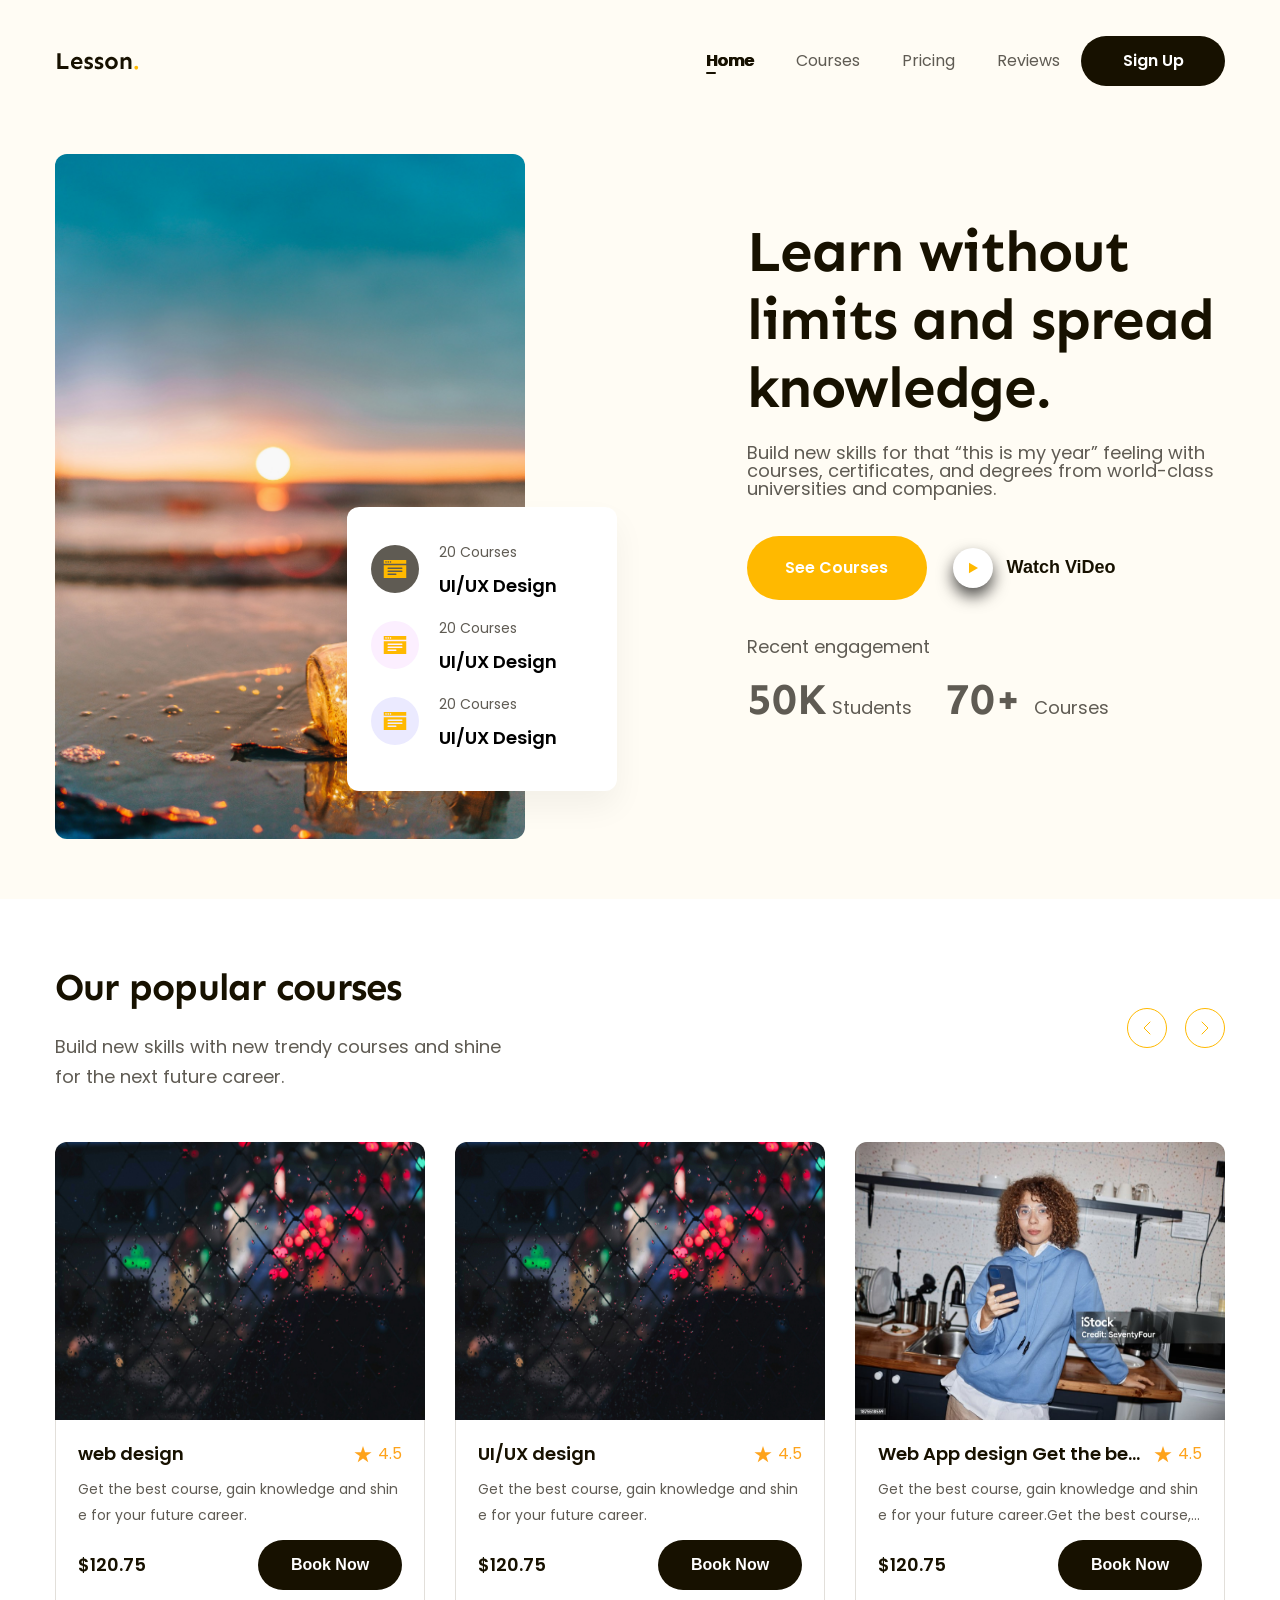
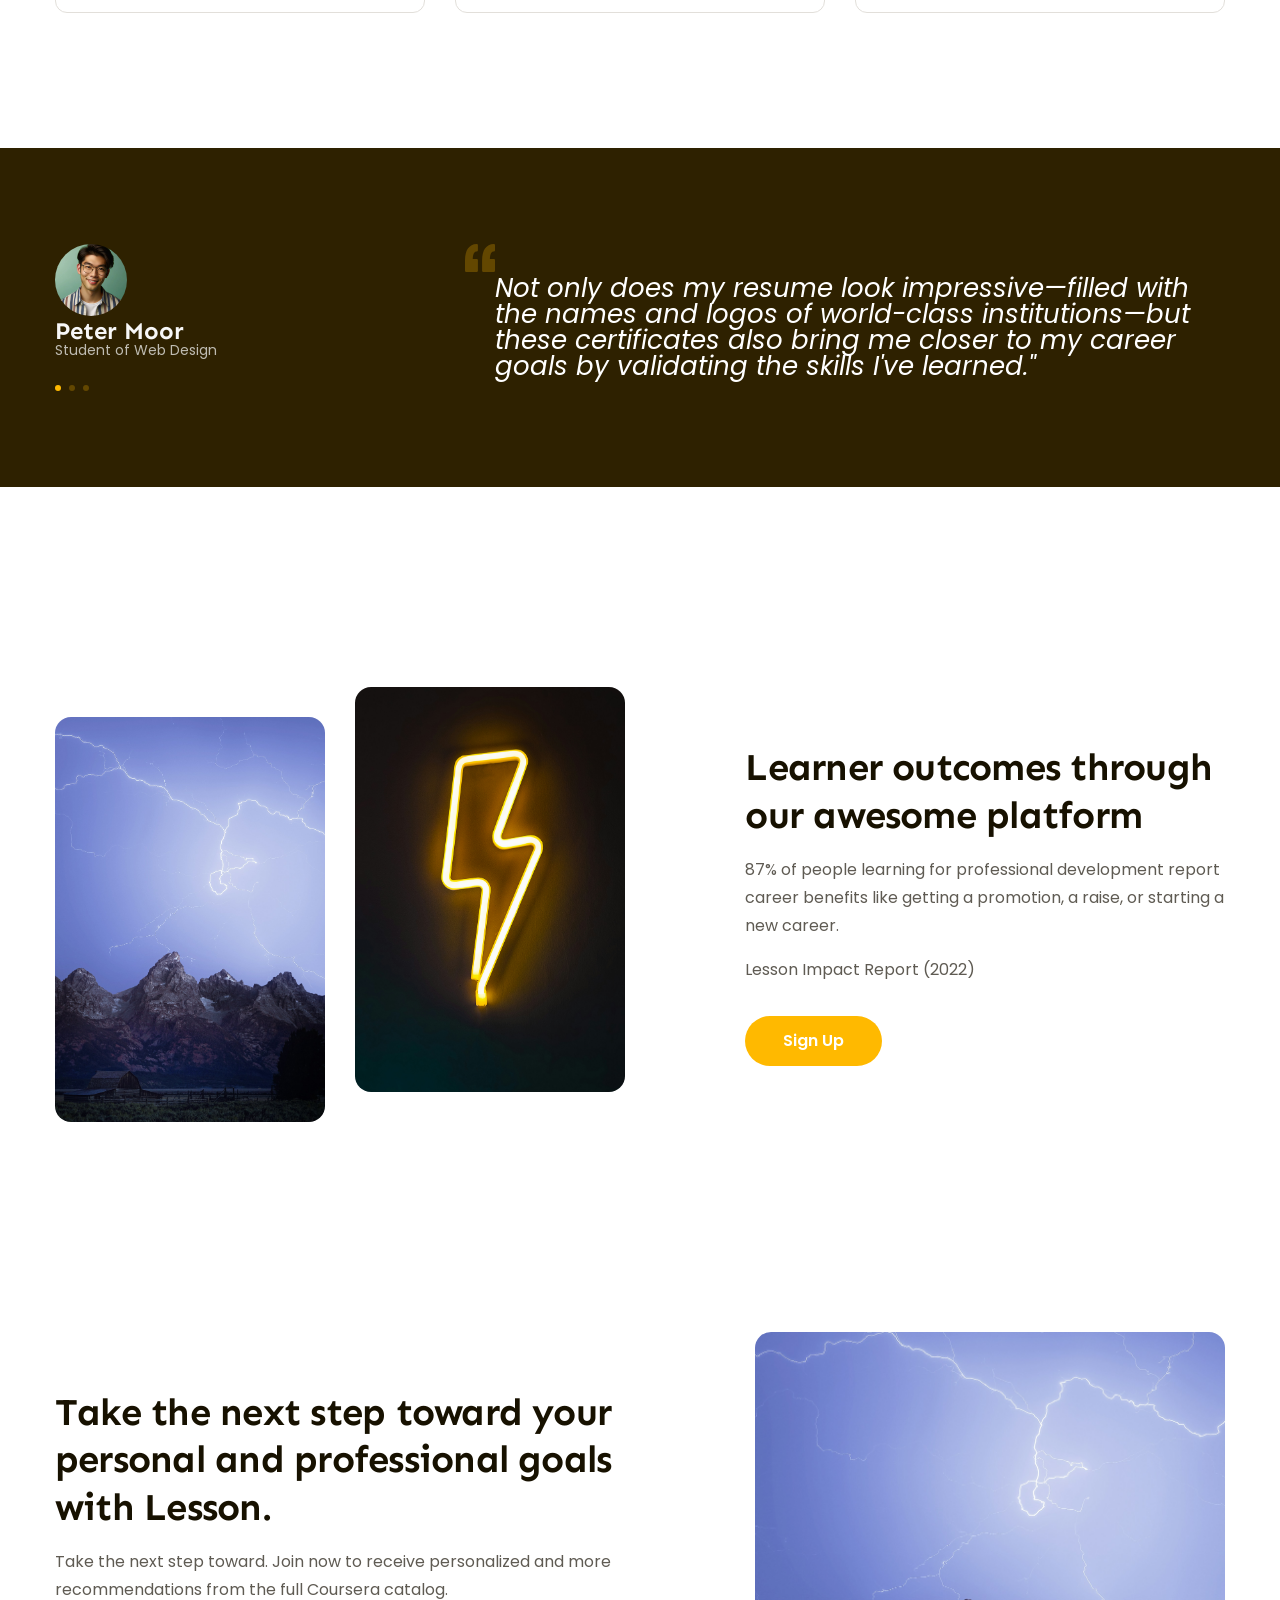
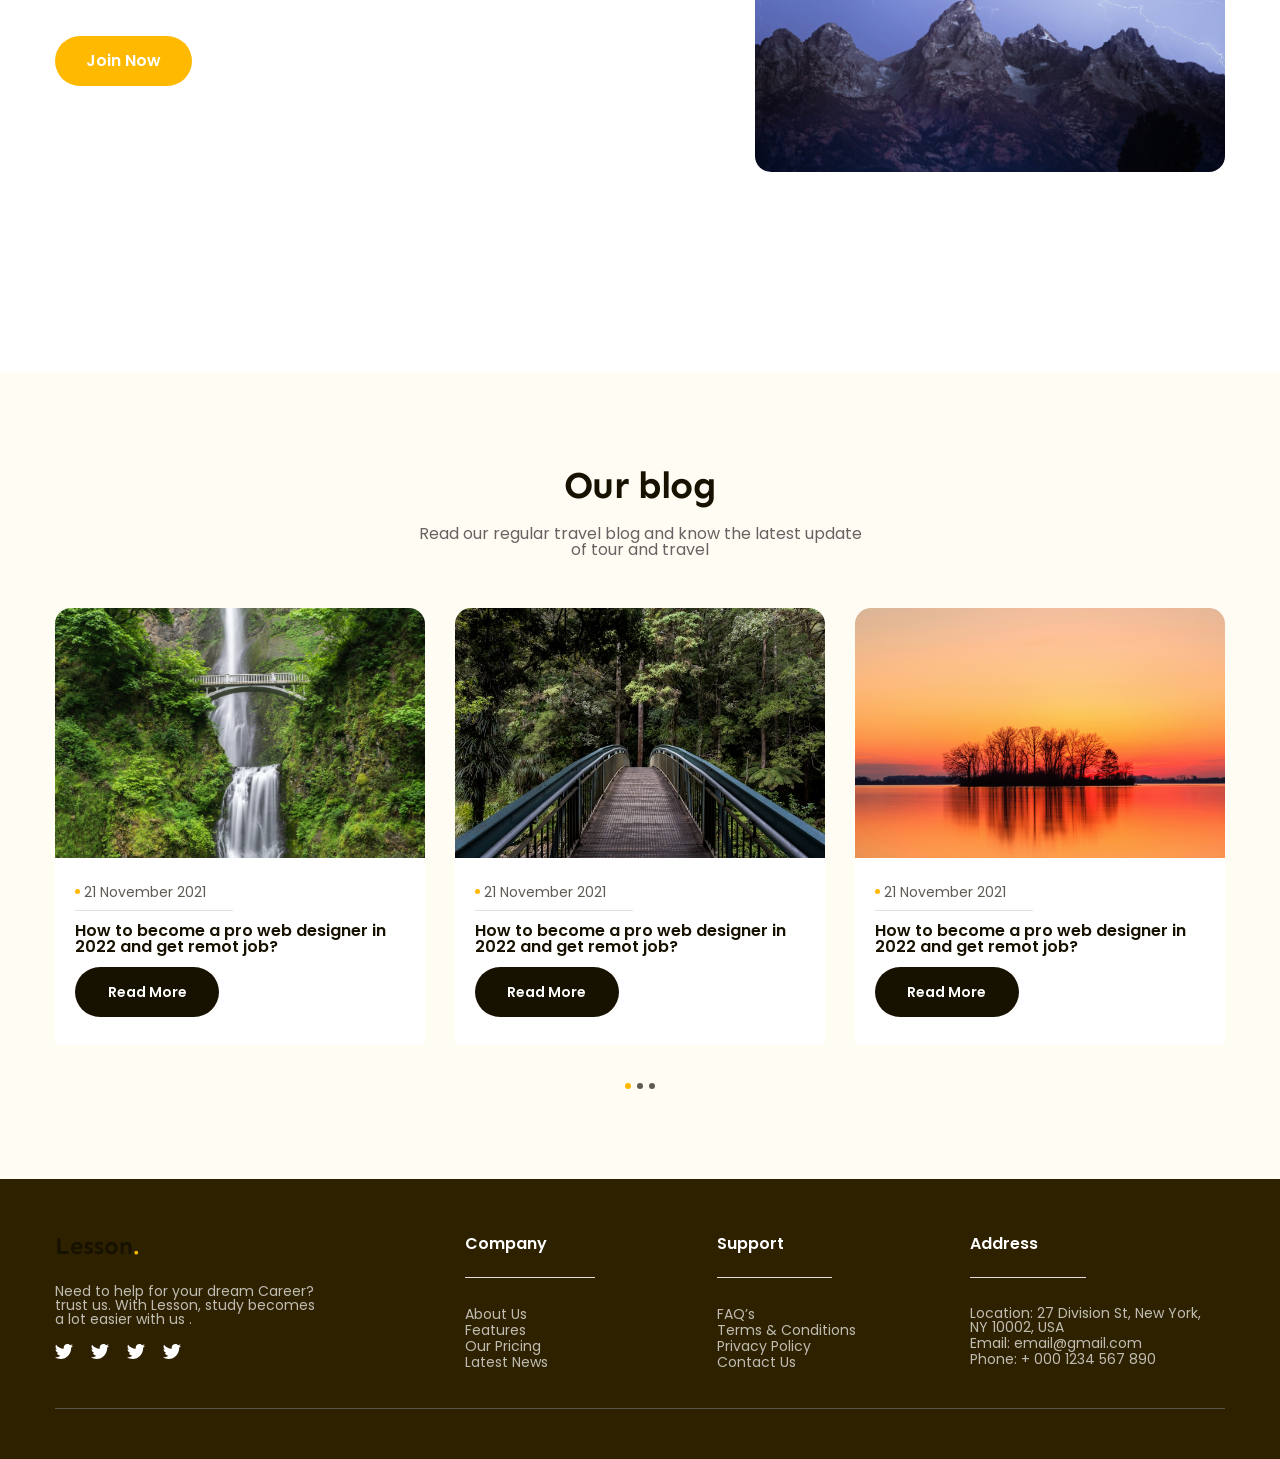
<file: index.html>
<!DOCTYPE html>
<html lang="en">
  <head>
    <meta charset="UTF-8" />
    <meta name="viewport" content="width=device-width, initial-scale=1.0" />
    <title>Document</title>
    <link rel="preconnect" href="https://fonts.googleapis.com" />
    <link rel="preconnect" href="https://fonts.gstatic.com" crossorigin />
    <link
      href="https://fonts.googleapis.com/css2?family=Poppins:ital,wght@0,400;0,500;0,600;0,700;0,800;1,400;1,500;1,600&family=Sen:wght@700&display=swap"
      rel="stylesheet"
    />
    <link rel="stylesheet" href="./assets/css/reset.css" />
    <link rel="stylesheet" href="./assets/css/style.css" />
  </head>
  <body>
    <header class="header fixed">
      <div class="main-content">
        <div class="body-header">
          <img class="logo" src="./assets/img/Logo.svg" alt="anh logo" />
          <nav class="nav">
            <ul>
              <li class="active">
                <a href="#!#!">Home</a>
              </li>
              <li>
                <a href="#!#!">Courses</a>
              </li>
              <li>
                <a href="#!#!">Pricing</a>
              </li>
              <li>
                <a href="#!#!">Reviews</a>
              </li>
            </ul>
          </nav>

          <div class="action">
            <a href="#!#!" class="btn signup-btn">Sign Up</a>
          </div>
        </div>
      </div>
    </header>
    <main>
      <!-- ===Hero===== -->

      <div class="hero">
        <div class="main-content">
          <div class="row">
            <div class="media-block">
              <img class="media-img" src="./assets/img/hero.jpg" alt="" />

              <div class="hero-summary">
                <div class="item">
                  <div class="icon">
                    <img src="./assets/img/Orion.svg" alt="" />
                  </div>
                  <div class="info">
                    <p class="label">20 Courses</p>
                    <p class="title">UI/UX Design</p>
                  </div>
                </div>
                <div class="item">
                  <div class="icon">
                    <img src="./assets/img/Orion.svg" alt="" />
                  </div>
                  <div class="info">
                    <p class="label">20 Courses</p>
                    <p class="title">UI/UX Design</p>
                  </div>
                </div>
                <div class="item">
                  <div class="icon">
                    <img src="./assets/img/Orion.svg" alt="" />
                  </div>
                  <div class="info">
                    <p class="label">20 Courses</p>
                    <p class="title">UI/UX Design</p>
                  </div>
                </div>
              </div>
            </div>
            <div class="content-block">
              <h2 class="heading lv1">
                Learn without limits and spread knowledge.
              </h2>
              <p class="desc">
                Build new skills for that “this is my year” feeling with
                courses, certificates, and degrees from world-class universities
                and companies.
              </p>
              <div class="cta-group">
                <a href="#!" class="btn hero-btn">See Courses</a>

                <button class="watch-video">
                  <div class="icon">
                    <img src="./assets/img/play.svg" alt="playvideo" />
                  </div>

                  <span>Watch ViDeo</span>
                </button>
              </div>

              <p class="desc">Recent engagement</p>
              <p class="desc stats">
                <strong>50K</strong> Students <strong>70+</strong> Courses
              </p>
            </div>
          </div>
        </div>
      </div>

      <!-- popular -->
      <div class="popular">
        <div class="main-content">
          <div class="popular-top">
            <div class="info">
              <h2 class="heading lv2">Our popular courses</h2>
              <p class="desc">
                Build new skills with new trendy courses and shine for the next
                future career.
              </p>
            </div>

            <div class="controls">
              <button class="control-btn">
                <svg
                  width="8"
                  height="14"
                  viewBox="0 0 8 14"
                  fill="none"
                  xmlns="http://www.w3.org/2000/svg"
                >
                  <path
                    d="M7 1L1 7L7 13"
                    stroke="currentColor"
                    stroke-linecap="round"
                    stroke-linejoin="round"
                  />
                </svg>
              </button>
              <button class="control-btn">
                <svg
                  width="8"
                  height="14"
                  viewBox="0 0 8 14"
                  fill="none"
                  xmlns="http://www.w3.org/2000/svg"
                >
                  <path
                    d="M1 1L7 7L1 13"
                    stroke="currentColor"
                    stroke-linecap="round"
                    stroke-linejoin="round"
                  />
                </svg>
              </button>
            </div>
          </div>

          <div class="course-list">
            <div class="course-item">
              <a href="#!#!"
                ><img src="./assets/img/couser1.jpg" alt="" class="thump"
              /></a>
              <div class="info">
                <div class="head">
                  <h3 class="title">
                    <a href="#!#!" class="line-clamp break-all">web design</a>
                  </h3>
                  <div class="rating">
                    <img
                      src="./assets/img/Star 6.svg"
                      alt="star"
                      class="star"
                    />
                    <span class="value">4.5</span>
                  </div>
                </div>

                <p class="desc line-clamp line-2 break-all">
                  Get the best course, gain knowledge and shine for your future
                  career.
                </p>

                <div class="foot">
                  <span class="price">$120.75</span>
                  <button class="btn book-btn">Book Now</button>
                </div>
              </div>
            </div>

            <div class="course-item">
              <a href="#!#!"
                ><img src="./assets/img/couser2.jpg" alt="" class="thump"
              /></a>
              <div class="info">
                <div class="head">
                  <h3 class="title">
                    <a href="#!#!" class="line-clamp break-all">UI/UX design</a>
                  </h3>
                  <div class="rating">
                    <img
                      src="./assets/img/Star 6.svg"
                      alt="star"
                      class="star"
                    />
                    <span class="value">4.5</span>
                  </div>
                </div>

                <p class="desc line-clamp line-2 break-all">
                  Get the best course, gain knowledge and shine for your future
                  career.
                </p>

                <div class="foot">
                  <span class="price">$120.75</span>
                  <button class="btn book-btn">Book Now</button>
                </div>
              </div>
            </div>

            <div class="course-item">
              <a href="#!#!"
                ><img src="./assets/img/couser3.jpg" alt="" class="thump"
              /></a>
              <div class="info">
                <div class="head">
                  <h3 class="title">
                    <a href="#!#!" class="line-clamp break-all"
                      >Web App design Get the best course, gain knowledge and
                      shine for your future career.</a
                    >
                  </h3>
                  <div class="rating">
                    <img
                      src="./assets/img/Star 6.svg"
                      alt="star"
                      class="star"
                    />
                    <span class="value">4.5</span>
                  </div>
                </div>

                <p class="desc line-clamp line-2 break-all">
                  Get the best course, gain knowledge and shine for your future
                  career.Get the best course, gain knowledge and shine for your
                  future career.Get the best course, gain knowledge and shine
                  for your future career.Get the best course, gain knowledge and
                  shine for your future career.
                </p>

                <div class="foot">
                  <span class="price">$120.75</span>
                  <button class="btn book-btn">Book Now</button>
                </div>
              </div>
            </div>
          </div>
        </div>
      </div>

      <!-- **********FEEEDBACK*********** -->

      <div class="feedback">
        <div class="main-content">
          <div class="feedback-list">
            <div class="feedback-item">
              <div class="info">
                <img
                  src="./assets/img/avatar_feedback.jpg"
                  alt=""
                  class="avatar"
                />
                <p class="title">Peter Moor</p>
                <p class="desc">Student of Web Design</p>
                <div class="dost">
                  <span class="dos active"></span>
                  <span class="dos"></span>
                  <span class="dos"></span>
                </div>
              </div>

              <div class="content">
                <img src="./assets/img/dost.svg" alt="" class="open-quotes" />
                <blockquote>
                  Not only does my resume look impressive—filled with the names
                  and logos of world-class institutions—but these certificates
                  also bring me closer to my career goals by validating the
                  skills I've learned."
                </blockquote>
              </div>
            </div>
            <div class="feedback-item">
              <div class="info">
                <img src="./assets/img/couser1.jpg" alt="" class="avatar" />
                <p class="title">Peter Moor</p>
                <p class="desc">Student of Web Design</p>
                <div class="dost">
                  <span class="dos"></span>
                  <span class="dos active"></span>
                  <span class="dos"></span>
                </div>
              </div>

              <div class="content">
                <img src="./assets/img/dost.svg" alt="" class="open-quotes" />
                <blockquote>
                  Not only does my resume look impressive—filled with the names
                  and logos of world-class institutions—but these certificates
                  also bring me closer to my career goals by validating the
                  skills I've learned."
                </blockquote>
              </div>
            </div>

            <div class="feedback-item">
              <div class="info">
                <img src="./assets/img/couser2.jpg" alt="" class="avatar" />
                <p class="title">Peter Moor</p>
                <p class="desc">Student of Web Design</p>
                <div class="dost">
                  <span class="dos"></span>
                  <span class="dos"></span>
                  <span class="dos active"></span>
                </div>
              </div>

              <div class="content">
                <img src="./assets/img/dost.svg" alt="" class="open-quotes" />
                <blockquote>
                  Not only does my resume look impressive—filled with the names
                  and logos of world-class institutions—but these certificates
                  also bring me closer to my career goals by validating the
                  skills I've learned."
                </blockquote>
              </div>
            </div>
          </div>
        </div>
      </div>

      <!-- ****Future***** -->

      <div class="features">
        <div class="main-content">
          <div class="body">
            <div class="images">
              <img
                class="lower"
                src="./assets/img/future1.jpg"
                alt="Learner outcomes through our awesome platform"
              />
              <img
                src="./assets/img/future2.jpg"
                alt="Learner outcomes through our awesome platform"
              />
            </div>
            <div class="content">
              <h2 class="heading lv2">
                Learner outcomes through our awesome platform
              </h2>
              <p class="desc">
                87% of people learning for professional development report
                career benefits like getting a promotion, a raise, or starting a
                new career.
              </p>
              <p class="desc">Lesson Impact Report (2022)</p>
              <a href="#!#!" class="btn cta-btn">Sign Up</a>
            </div>
          </div>
        </div>
      </div>

      <!-- *******features2 ********** -->

      <div class="features features-2nd">
        <div class="main-content">
          <div class="body">
            <div class="images">
              <img
                class="lower"
                src="./assets/img/future1.jpg"
                alt="Learner outcomes through our awesome platform"
              />
            </div>
            <div class="content">
              <h2 class="heading lv2">
                Take the next step toward your personal and professional goals
                with Lesson.
              </h2>
              <p class="desc">
                Take the next step toward. Join now to receive personalized and
                more recommendations from the full Coursera catalog.
              </p>
              <a href="#!#!" class="btn cta-btn">Join Now</a>
            </div>
          </div>
        </div>
      </div>

      <div class="blog">
        <div class="main-content">
          <div class="blog-top">
            <h2 class="heading lv2">Our blog</h2>
            <p class="desc">
              Read our regular travel blog and know the latest update of tour
              and travel
            </p>
          </div>
          <div class="blog-list">
            <!-- Blog item 1-->
            <div class="item">
              <a href="#!#!">
                <img
                  src="./assets/img/blog1.jpg"
                  alt="How to become a pro web designer in 2022 and
                                  get remot job?"
                  class="thumb"
                />
              </a>
              <div class="info">
                <span class="date">21 November 2021</span>
                <h3 class="title">
                  <a href="#!#!">
                    How to become a pro web designer in 2022 and get remot job?
                  </a>
                </h3>
                <a href="#!#!" class="btn">Read More</a>
              </div>
            </div>

            <!-- Blog item 2 -->
            <div class="item">
              <a href="#!#!">
                <img
                  src="./assets/img/blog2.jpg"
                  alt="How to become a pro web designer in 2022 and
                                  get remot job?"
                  class="thumb"
                />
              </a>
              <div class="info">
                <span class="date">21 November 2021</span>
                <h3 class="title">
                  <a href="#!#!">
                    How to become a pro web designer in 2022 and get remot job?
                  </a>
                </h3>
                <a href="#!#!" class="btn">Read More</a>
              </div>
            </div>

            <!-- Blog item 3 -->
            <div class="item">
              <a href="#!#!">
                <img
                  src="./assets/img/blog3.jpg"
                  alt="How to become a pro web designer in 2022 and
                                  get remot job?"
                  class="thumb"
                />
              </a>
              <div class="info">
                <span class="date">21 November 2021</span>
                <h3 class="title">
                  <a href="#!#!">
                    How to become a pro web designer in 2022 and get remot job?
                  </a>
                </h3>
                <a href="#!#!" class="btn">Read More</a>
              </div>
            </div>
            <!-- Blog item 4 -->
            <div class="item">
              <a href="#!#!">
                <img
                  src="./assets/img/blog4.jpg"
                  alt="How to become a pro web designer in 2022 and
                                get remot job?"
                  class="thumb"
                />
              </a>
              <div class="info">
                <span class="date">21 November 2021</span>
                <h3 class="title">
                  <a href="#!#!">
                    How to become a pro web designer in 2022 and get remot job?
                  </a>
                </h3>
                <a href="#!#!" class="btn">Read More</a>
              </div>
            </div>

            <!-- Blog item 5 -->
            <div class="item">
              <a href="#!#!">
                <img
                  src="./assets/img/blog5.jpg"
                  alt="How to become a pro web designer in 2022 and
                                get remot job?"
                  class="thumb"
                />
              </a>
              <div class="info">
                <span class="date">21 November 2021</span>
                <h3 class="title">
                  <a href="#!#!">
                    How to become a pro web designer in 2022 and get remot job?
                  </a>
                </h3>
                <a href="#!#!" class="btn">Read More</a>
              </div>
            </div>

            <!-- Blog item 6 -->
            <div class="item">
              <a href="#!#!">
                <img
                  src="./assets/img/blog6.jpg"
                  alt="How to become a pro web designer in 2022 and
                                get remot job?"
                  class="thumb"
                />
              </a>
              <div class="info">
                <span class="date">21 November 2021</span>
                <h3 class="title">
                  <a href="#!#!">
                    How to become a pro web designer in 2022 and get remot
                    job?-6
                  </a>
                </h3>
                <a href="#!#!" class="btn">Read More</a>
              </div>
            </div>
            <!-- Blog item 7 -->
            <div class="item">
              <a href="#!#!">
                <img
                  src="./assets/img/blog7.jpg"
                  alt="How to become a pro web designer in 2022 and
                                get remot job?"
                  class="thumb"
                />
              </a>
              <div class="info">
                <span class="date">21 November 2021</span>
                <h3 class="title">
                  <a href="#!#!">
                    How to become a pro web designer in 2022 and get remot job?
                  </a>
                </h3>
                <a href="#!#!" class="btn">Read More</a>
              </div>
            </div>

            <!-- Blog item 8 -->
            <div class="item">
              <a href="#!#!">
                <img
                  src="./assets/img/blog8.jpg"
                  alt="How to become a pro web designer in 2022 and
                                get remot job?"
                  class="thumb"
                />
              </a>
              <div class="info">
                <span class="date">21 November 2021</span>
                <h3 class="title">
                  <a href="#!#!">
                    How to become a pro web designer in 2022 and get remot job?
                  </a>
                </h3>
                <a href="#!#!" class="btn">Read More</a>
              </div>
            </div>

            <!-- Blog item 9 -->
            <div class="item">
              <a href="#!#!">
                <img
                  src="./assets/img/blog9.jpg"
                  alt="How to become a pro web designer in 2022 and
                                get remot job?"
                  class="thumb"
                />
              </a>
              <div class="info">
                <span class="date">21 November 2021</span>
                <h3 class="title">
                  <a href="#!#!">
                    How to become a pro web designer in 2022 and get remot
                    job?-9
                  </a>
                </h3>
                <a href="#!#!" class="btn">Read More</a>
              </div>
            </div>
          </div>

          <div class="dots">
            <span class="dot active"></span>
            <span class="dot"></span>
            <span class="dot"></span>
          </div>
        </div>
      </div>
    </main>

    <div class="footer">
      <div class="main-content">
        <div class="row">
          <div class="colunm">
            <img src="./assets/img/Logo.svg" alt="logo" class="logo" />
            <p class="descr">
              Need to help for your dream Career? trust us. With Lesson, study
              becomes a lot easier with us .
            </p>
            <div class="socials">
              <a href="#!">
                <img src="./assets/img/twitter.svg" alt="" />
              </a>
              <a href="#!">
                <img src="./assets/img/twitter.svg" alt="" />
              </a>
              <a href="#!">
                <img src="./assets/img/twitter.svg" alt="" />
              </a>
              <a href="#!">
                <img src="./assets/img/twitter.svg" alt="" />
              </a>
            </div>
          </div>
          <div class="colunm">
            <h3 class="title">Company</h3>
            <ul class="list">
              <li class="item">
                <a href="#!">About Us</a>
              </li>
              <li class="item">
                <a href="#!">Features</a>
              </li>
              <li class="item">
                <a href="#!">Our Pricing</a>
              </li>
              <li class="item">
                <a href="#!">Latest News</a>
              </li>
            </ul>
          </div>
          <div class="colunm">
            <h3 class="title">Support</h3>
            <ul class="list">
              <li class="item">
                <a href="#!">FAQ’s</a>
              </li>
              <li class="item">
                <a href="#!">Terms & Conditions</a>
              </li>
              <li class="item">
                <a href="#!">Privacy Policy</a>
              </li>
              <li class="item">
                <a href="#!">Contact Us</a>
              </li>
            </ul>
          </div>
          <div class="colunm">
            <h3 class="title">Address</h3>
            <ul class="list">
              <li class="item">
                <a href="#!"
                  ><strong>Location:</strong> 27 Division St, New York, NY
                  10002, USA</a
                >
              </li>
              <li class="item">
                <a href="#!"><strong>Email:</strong> email@gmail.com</a>
              </li>
              <li class="item">
                <a href="#!"><strong>Phone:</strong> + 000 1234 567 890</a>
              </li>
            </ul>
          </div>
        </div>
      </div>
    </div>

    <script src="main.js"></script>
  </body>
</html>
</file>
<file: assets/css/style.css>
* {
  box-sizing: border-box;
}

html {
  font-size: 62.5%;
}

body {
  font-size: 1.6rem;
  font-family: "Poppins", sans-serif;
}
:root {
  --heading-font: Sen, sans-serif;
  --primary-color: #ffb900;
}
a {
  text-decoration: none;
}
.btn {
  display: inline-block;
  min-width: 144px;
  background-color: #171100;
  color: #fff;
  padding: 0 20px;
  border-radius: 999px;
  font-size: 1.6rem;
  font-weight: 600;
  line-height: 50px;
  text-align: center;
  cursor: pointer;
}
.line-clamp {
  display: -webkit-box;
  -webkit-line-clamp: var(--line-clamp, 1);
  -webkit-box-orient: vertical;
  overflow: hidden;
}

.line-clamp.line-2 {
  --line-clamp: 2;
}

.break-all {
  word-break: break-all;
}

.btn:hover {
  opacity: 0.8;
}

.heading {
  font-family: var(--heading-font);
  font-weight: 700;
  letter-spacing: -0.02em;
  color: #171100;
}
.heading.lv1 {
  font-size: 5.8rem;
  line-height: 1.17;
}

.heading.lv2 {
  font-size: 3.8rem;
  line-height: 1.26;
}
.main-content {
  width: 1170px;
  margin: 0 auto;
  max-width: calc(100% - 48px);
}

.header {
  background-color: #fffcf4;
}

.header.fixed {
  position: sticky;
  top: -28px;
  z-index: 999;
}

.body-header {
  display: flex;
  align-items: center;
  padding: 36px 0 8px;
}

.nav {
  margin-left: auto;
}
.nav ul {
  display: flex;
}

.nav a {
  position: relative;

  padding: 8px 21px;
  font-size: 1.6rem;
  color: #5f5b53;
}

.nav li.active a,
.nav a:hover {
  font-weight: 600;
  text-shadow: 1px 0 0 currentColor;
  color: #171100;
}

.nav li.active a::after {
  display: block;
  content: "";
  width: 10px;
  height: 2px;
  background-color: #171100;
  border-radius: 5px;
  position: absolute;
  bottom: 6px;
  left: 21px;
}

.header .signup-btn {
  min-width: 144px;
}

/* +++++++++HeRo++++++++++++ */

.hero {
  padding: 60px 0 60px;
  background-color: #fffcf4;
}

.hero .row {
  display: flex;
  justify-content: center;
}

.hero .media-block {
  position: relative;
  width: 48%;
}

.hero .media-block .media-img {
  position: relative;
  width: 470px;
  height: 685px;
  object-fit: cover;
  border-radius: 12px;
  display: block;
}

.hero-summary {
  background-color: #fff;
  border-radius: 12px;
  box-shadow: 0px 16px 32px 0px #0000000d;
  position: absolute;
  right: 0;
  bottom: 48px;
  width: 270px;
  padding: 28px 24px;
}

.hero-summary .item {
  display: flex;
  padding: 10px 0;
}

.hero-summary .icon {
  width: 48px;
  height: 48px;
  border-radius: 50%;
  background-color: #5f5b53;
  display: flex;
  justify-content: center;
  align-items: center;
}
.hero-summary .item:nth-of-type(2) .icon {
  background: #fcefff;
}
.hero-summary .item:nth-of-type(3) .icon {
  background: #ebeaff;
}

.hero-summary .info {
  margin-left: 20px;
}

.hero-summary .label {
  font-size: 1.4rem;
  font-weight: 400;
  width: 78px;
  height: 26px;
  color: #5f5b53;
}

.hero-summary .title {
  font-size: 1.8rem;
  font-weight: 600;
  line-height: 30px;
  top: 213px;
  left: -198px;
}

/* hero right */

.hero .content-block {
  width: 52%;
  padding: 64px 0 0 130px;
}

.content-block .desc {
  margin: 22px 0;
  font-size: 1.8rem;
  font-weight: 400;
  color: #5f5b53;
}

.hero .cta-group {
  margin: 38px 0;
  display: flex;
  align-items: center;
}

.hero-btn {
  min-width: 180px;
  line-height: 64px;
  background-color: var(--primary-color);
}

.cta-group .watch-video {
  display: flex;
  align-items: center;
  border: none;
  margin-left: 20px;
  background-color: transparent;
  cursor: pointer;
}

.cta-group .watch-video .icon {
  width: 40px;
  height: 40px;
  border-radius: 50%;
  background-color: #fff;
  display: flex;
  justify-content: center;
  align-items: center;
  box-shadow: 0 8px 16px rgba(0, 0, 0, 0.7);
}

.cta-group .watch-video span {
  font-size: 1.8rem;
  font-weight: 600;
  color: #171100;
  margin-left: 14px;
}

.hero .stats strong {
  font-family: var(--heading-font);
  font-size: 4.4rem;
  font-weight: 700;
  padding: 0 8px 0 28px;
}

.hero .stats strong:first-child {
  padding: 0;
}

.popular {
  padding-top: 65px;
}

.popular .popular-top {
  display: flex;
  justify-content: space-between;
  align-items: center;
}

.popular .popular-top .desc {
  width: 458px;
  height: 60px;
  font-size: 18px;
  font-weight: 400;
  line-height: 1.67;
  color: #5f5b53;
  margin-top: 20px;
}

.popular-top .controls {
  display: flex;
  gap: 18px;
}
.popular-top .control-btn {
  display: flex;
  justify-content: center;
  align-items: center;
  background: transparent;
  width: 40px;
  height: 40px;
  border-radius: 50%;
  border: 1px solid var(--primary-color);
  color: var(--primary-color);
}

.popular-top .control-btn:hover {
  background: var(--primary-color);
  color: #ebeaff;
  cursor: pointer;
}

.course-list {
  margin-top: 50px;
  display: flex;
  gap: 30px;
}

.popular .course-item {
  flex: 1;
  border: 1px solid #e2dfda;
  border-radius: 12px;
}

.popular .course-item:hover {
  border: 1px solid transparent;
  box-shadow: 0px 18px 36px rgba(0, 0, 0, 0.05);
}
.course-item .thump {
  width: calc(100% + 2px);
  height: 278px;
  border-radius: 12px 12px 0px 0px;
  margin: -1px;
}

.course-item .info {
  padding: 16px 22px 22px;
}

.course-item .info .head,
.course-item .info .rating,
.course-item .foot {
  display: flex;
  justify-content: space-between;
  align-items: center;
}

.course-item .head .title a {
  color: #171100;
  font-family: Poppins;
  font-size: 1.8rem;
  font-weight: 600;
  line-height: 1.8;
  padding-right: 8px;
}

.popular .rating .value {
  margin-left: 6px;
  font-size: 1.6rem;
  line-height: 1.75;
  color: #fea31b;
}

.popular .course-item .desc {
  margin-top: 6px;
  font-size: 1.4rem;
  line-height: 1.86;
  color: #5f5b53;
}
.popular .course-item .foot {
  margin-top: 12px;
}

.popular .course-item .book-btn {
  border: none;
}
.popular .course-item .book-btn:hover {
  color: #fff;
  background: var(--primary-color);
}

.popular .foot .price {
  color: #171100;
  font-size: 1.8rem;
  font-weight: 600;
  line-height: 1.7;
}

.feedback {
  margin-top: 135px;
  padding: 96px 0;
  background: #2e2100;
}
.feedback-list {
  display: flex;
  overflow: hidden;
}

.feedback-item {
  display: flex;
  width: 100%;
  flex-shrink: 0;
}

.feedback-item .avatar {
  width: 72px;
  height: 72px;
  border-radius: 50%;
  object-fit: cover;
}

.feedback-item .info .title {
  font-family: var(--heading-font);
  font-size: 2.4rem;
  font-weight: 700;
  color: #f7f7f7;
}

.feedback-item .info .desc {
  color: #bfbcb2;
  font-size: 1.4rem;
  font-weight: 400;
  line-height: 1.4rem;
}

.feedback-item .dost {
  display: flex;
  margin-top: 28px;
  gap: 8px;
}

.feedback-item .dost .dos {
  width: 6px;
  height: 6px;
  border-radius: 50%;
  background-color: #634700;
  cursor: pointer;
}
.feedback-item .dost .dos.active {
  background-color: #ffb900;
  cursor: default;
}

.feedback-item .content {
  width: 65%;
  margin-left: auto;
}

.feedback-item .content blockquote {
  font-size: 2.6rem;
  font-style: italic;
  color: #ffffff;
  margin-left: 30px;
}

.features {
  margin-top: 135px;
  padding: 65px 0;
}

.features .body {
  display: flex;
  justify-content: space-between;
}

.features .images {
  display: flex;
  gap: 30px;
}
.features .images img {
  width: 270px;
  height: 405px;
  object-fit: cover;
  border-radius: 16px;
}

.features .images .lower {
  margin-top: 30px;
}

.features .content {
  width: 41%;
  display: flex;
  flex-direction: column;
  align-items: flex-start;
  justify-content: center;
}

.features .desc {
  margin-top: 16px;
  font-size: 1.6rem;
  line-height: 1.75;
  color: #5f5b53;
}

.features .content .cta-btn {
  margin-top: 32px;
  min-width: 137px;
  color: #fff;
  background: var(--primary-color);
}

.features-2nd {
  margin-top: 50px;
  display: flex;
}

.features-2nd .body {
  flex-direction: row-reverse;
}

.features-2nd .content {
  width: 50%;
}

.features-2nd .images img {
  width: 470px;
  height: 440px;
}

/* ***Blog**** */

.blog {
  margin-top: 135px;
  padding: 90px 0;
  background: #fffcf4;
}

.blog .blog-top {
  text-align: center;
}

.blog .blog-top .desc {
  color: #696262;
  margin: 16px auto;
  font-size: 1.6rem;
  width: 448px;
}

.blog .blog-list {
  margin-top: 50px;
  display: flex;
  gap: 30px;
  overflow: hidden;
}

.blog .blog-list .item {
  width: calc(33.3333% - 20px);
  background-color: #fff;
  border-radius: 16px 16px 0 0;
  flex-shrink: 0;
}

.blog .blog-list .item:hover {
  box-shadow: 0px 16px 32px rgba(0, 0, 0, 0.05);
}

.blog .blog-list .thumb {
  width: 100%;
  height: 250px;
  object-fit: cover;
  border-radius: 16px 16px 0 0;
}

.blog .item .info {
  padding: 20px 20px 28px;
}

.blog .info .date {
  position: relative;
  padding-bottom: 12px;
  display: inline-flex;
  align-items: center;
  font-size: 1.4rem;
  color: #5f5b53;
}

.blog .info .date::before {
  content: "";
  display: inline-block;
  width: 5px;
  height: 5px;
  background-color: var(--primary-color);
  border-radius: 50%;
  margin-right: 4px;
}

.blog .info .date::after {
  content: "";
  display: inline-block;
  height: 1px;
  background: #e2dfda;
  border-radius: 2px;
  position: absolute;
  left: 0;
  right: -27px;
  bottom: 0;
}

.blog .info .title a {
  display: inline-block;
  color: #171100;
  font-size: 1.6rem;
  font-weight: 600;
  margin: 12px 0;
}

.blog .item .btn {
  font-size: 1.4rem;
}

.blog .item .btn:hover {
  background: var(--primary-color);
}

.blog .dots {
  display: flex;
  gap: 6px;
  justify-content: center;
  margin-top: 38px;
}

.blog .dot {
  width: 6px;
  height: 6px;
  border-radius: 50%;
  background: #5f5b53;
  cursor: pointer;
}

.blog .dot.active {
  cursor: default;
  background: var(--primary-color);
}

.footer {
  background-color: #2e2100;
  padding: 50px 0;
}

.footer .row {
  display: flex;
  padding-bottom: 38px;
  border-bottom: 1px solid #59554b;
}
.footer .row .colunm {
  width: 21.6%;
}
.footer .row .colunm:first-child {
  width: 35%;
}

.footer .row .colunm .descr {
  margin-top: 18px;
  width: 267px;
  color: #bfbcb2;
  font-size: 1.4rem;
  font-weight: 400;
}

.footer .socials {
  display: flex;
  gap: 18px;
  margin-top: 18px;
}

.footer .title {
  font-family: Poppins;
  font-size: 1.6rem;
  font-weight: 600;
  line-height: 1.87;
  display: inline-block;
  color: #fff;
  border-bottom: 1px solid #e2dfda;
  padding: 0 48px 18px 0;
}

.footer .list {
  margin-top: 28px;
}

.footer .list .item a {
  display: inline-block;
  margin-bottom: 12px;
  color: #bfbcb2;
  font-family: Poppins;
  font-size: 1.4rem;
  font-weight: 400;
}

.footer .list .item a:last-child {
  margin-bottom: 0;
}
</file>
